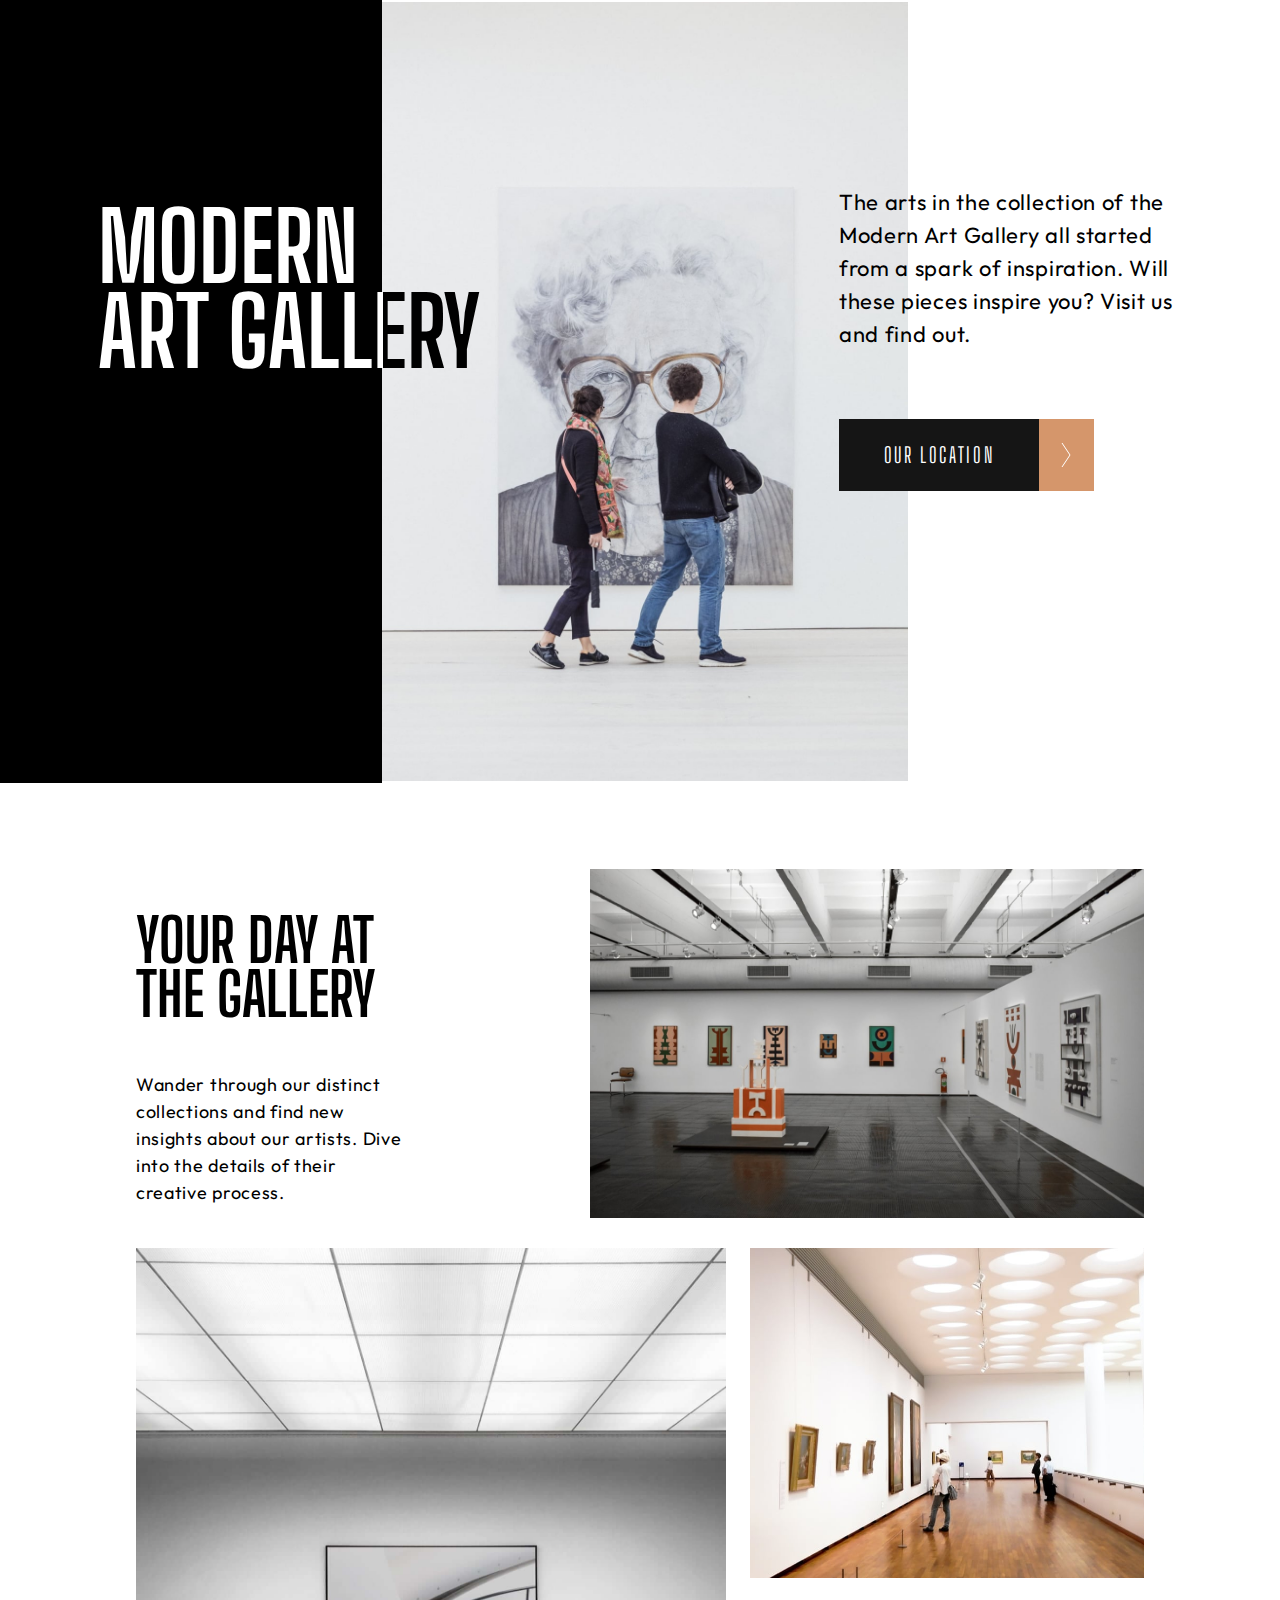
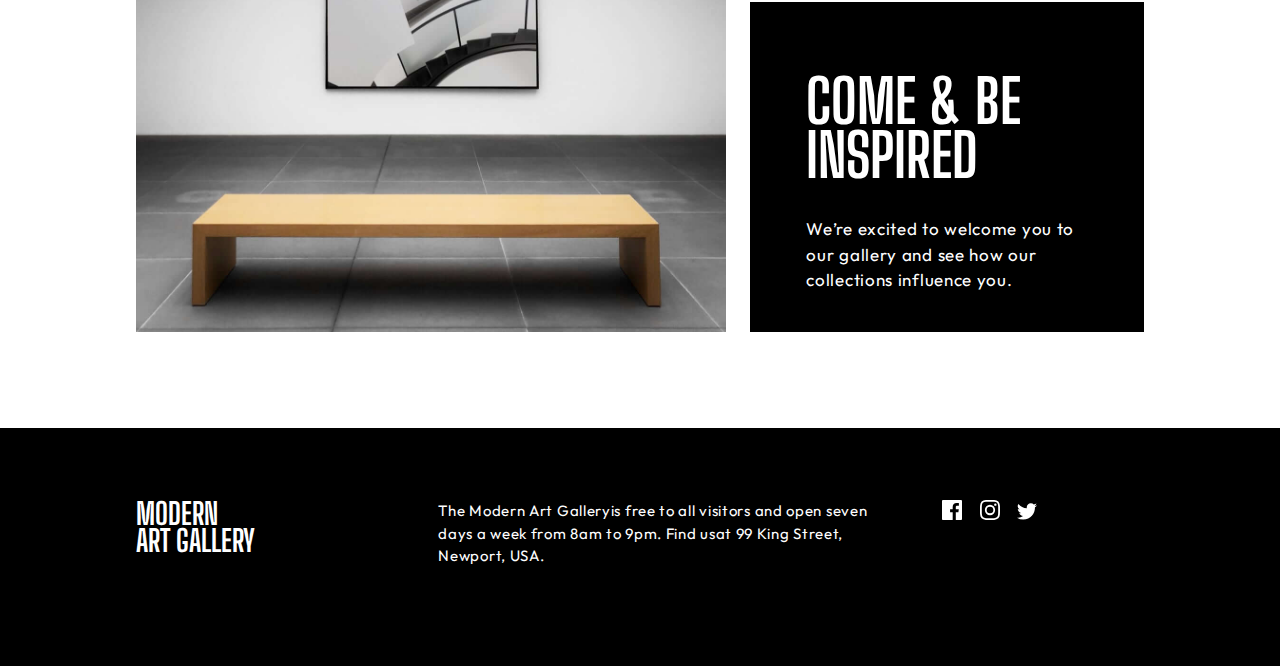
<file: index.html>
<!DOCTYPE html>
<html lang="en">
  <head>
    <meta charset="UTF-8" />
    <meta name="viewport" content="width=device-width, initial-scale=1.0" />

    <link
      rel="icon"
      type="image/png"
      sizes="32x32"
      href="./assets/favicon-32x32.png"
    />

    <title>Frontend Mentor | Art gallery website</title>

    <link rel="stylesheet" type="text/css" href="style.css" />
  </head>
  <body>
    <main>
      <div class="title-page">
        <div class="black-block"></div>
        <div class="first-container">
          <img class="first-photo" src="./assets/mobile/image-hero@2x.jpg" />
          <img class="first-photo-desktop" src="./assets/desktop/grandma.jpg" />
        </div>
        <div class="title-info">
            <h1>
              Modern <br />
              Art Gallery
            </h1>
            <div class="important-info">
              <p class="info">
                The arts in the collection of the Modern Art Gallery all started
                from a spark of inspiration. Will these pieces inspire you? Visit
                us and find out.
              </p>
              <a class="location-button" href="location.html">
                <div class="button-text">
                  <p class="button-p">OUR LOCATION</p>
                </div>
                <div class="button-arrows">
                  <svg
                    class="arrow"
                    width="10"
                    height="24"
                    xmlns="http://www.w3.org/2000/svg"
                  >
                    <path stroke="#FFF" fill="none" d="m1 0 8 12-8 12" />
                  </svg>
                </div>
              </a>
            </div>
          </div>
        </div>
      </div>
      <div class="first-part">
        <div class="first-grid">
          <div class="second-photo">
            <img class="scnd-first" src="./assets/mobile/image-grid-1@2x.jpg" />
            <img
              class="scnd-second"
              src="./assets/desktop/image-grid-1@2x.jpg"
            />
          </div>
          <div class="second-text">
            <h2>
              Your day
              at the gallery
            </h2>
            <p>
              Wander through our distinct collections and find new insights
              about our artists. Dive into the details of their creative
              process.
            </p>
          </div>
        </div>
        <div class="second-grid">
          <div class="third-photo">
            <img class="thrd-first" src="./assets/mobile/image-grid-2@2x.jpg" />
            <img
              class="thrd-second"
              src="./assets/desktop/image-grid-2@2x.jpg"
            />
          </div>
          <div class="part-of-scnd-grid">
            <div class="fourth-photo">
              <img
                class="frth-first"
                src="./assets/mobile/image-grid-3@2x.jpg"
              />
              <img
                class="frth-second"
                src="./assets/desktop/image-grid-3@2x.jpg"
              />
            </div>
            <div class="black-container">
              <h3>
                Come & be <br />
                inspired
              </h3>
              <p>
                We’re excited to welcome you to our gallery and see how our
                collections influence you.
              </p>
            </div>
          </div>
        </div>
      </div>
    </main>
    <footer>
      <h4>Modern <br />Art Gallery</h4>
      <p class="text-footer">
        The Modern Art Galleryis free to all visitors and open seven days a week
        from 8am to 9pm. Find usat 99 King Street, Newport, USA.
      </p>
      <div class="icons">
        <a href="#">
          <svg width="20" height="20" xmlns="http://www.w3.org/2000/svg">
            <path
              d="M18.896 0H1.104C.494 0 0 .494 0 1.104v17.793C0 19.506.494 20 1.104 20h9.58v-7.745H8.076V9.237h2.606V7.01c0-2.583 1.578-3.99 3.883-3.99 1.104 0 2.052.082 2.329.119v2.7h-1.598c-1.254 0-1.496.597-1.496 1.47v1.928h2.989l-.39 3.018h-2.6V20h5.098c.608 0 1.102-.494 1.102-1.104V1.104C20 .494 19.506 0 18.896 0Z"
              fill="#FFF"
            />
          </svg>
        </a>
        <a href="#">
          <svg width="20" height="20" xmlns="http://www.w3.org/2000/svg">
            <path
              d="M10 1.802c2.67 0 2.987.01 4.042.059 2.71.123 3.975 1.409 4.099 4.099.048 1.054.057 1.37.057 4.04 0 2.672-.01 2.988-.057 4.042-.124 2.687-1.387 3.975-4.1 4.099-1.054.048-1.37.058-4.041.058-2.67 0-2.987-.01-4.04-.058-2.718-.124-3.977-1.416-4.1-4.1-.048-1.054-.058-1.37-.058-4.041 0-2.67.01-2.986.058-4.04.124-2.69 1.387-3.977 4.1-4.1 1.054-.048 1.37-.058 4.04-.058ZM10 0C7.284 0 6.944.012 5.877.06 2.246.227.227 2.242.061 5.877.01 6.944 0 7.284 0 10s.012 3.057.06 4.123c.167 3.632 2.182 5.65 5.817 5.817 1.067.048 1.407.06 4.123.06s3.057-.012 4.123-.06c3.629-.167 5.652-2.182 5.816-5.817.05-1.066.061-1.407.061-4.123s-.012-3.056-.06-4.122C19.777 2.249 17.76.228 14.124.06 13.057.01 12.716 0 10 0Zm0 4.865a5.135 5.135 0 1 0 0 10.27 5.135 5.135 0 0 0 0-10.27Zm0 8.468a3.333 3.333 0 1 1 0-6.666 3.333 3.333 0 0 1 0 6.666Zm5.338-9.87a1.2 1.2 0 1 0 0 2.4 1.2 1.2 0 0 0 0-2.4Z"
              fill="#FFF"
            />
          </svg>
        </a>
        <a href="#">
          <svg width="20" height="17" xmlns="http://www.w3.org/2000/svg">
            <path
              d="M20 2.172a8.192 8.192 0 0 1-2.357.646 4.11 4.11 0 0 0 1.805-2.27 8.22 8.22 0 0 1-2.606.996A4.096 4.096 0 0 0 13.847.248c-2.65 0-4.596 2.472-3.998 5.037A11.648 11.648 0 0 1 1.392 1a4.109 4.109 0 0 0 1.27 5.478 4.086 4.086 0 0 1-1.858-.513c-.045 1.9 1.318 3.679 3.291 4.075a4.113 4.113 0 0 1-1.853.07 4.106 4.106 0 0 0 3.833 2.849A8.25 8.25 0 0 1 0 14.658a11.616 11.616 0 0 0 6.29 1.843c7.618 0 11.923-6.434 11.663-12.205A8.354 8.354 0 0 0 20 2.172Z"
              fill="#FFF"
            />
          </svg>
        </a>
      </div>
    </footer>
  </body>
</html>
</file>
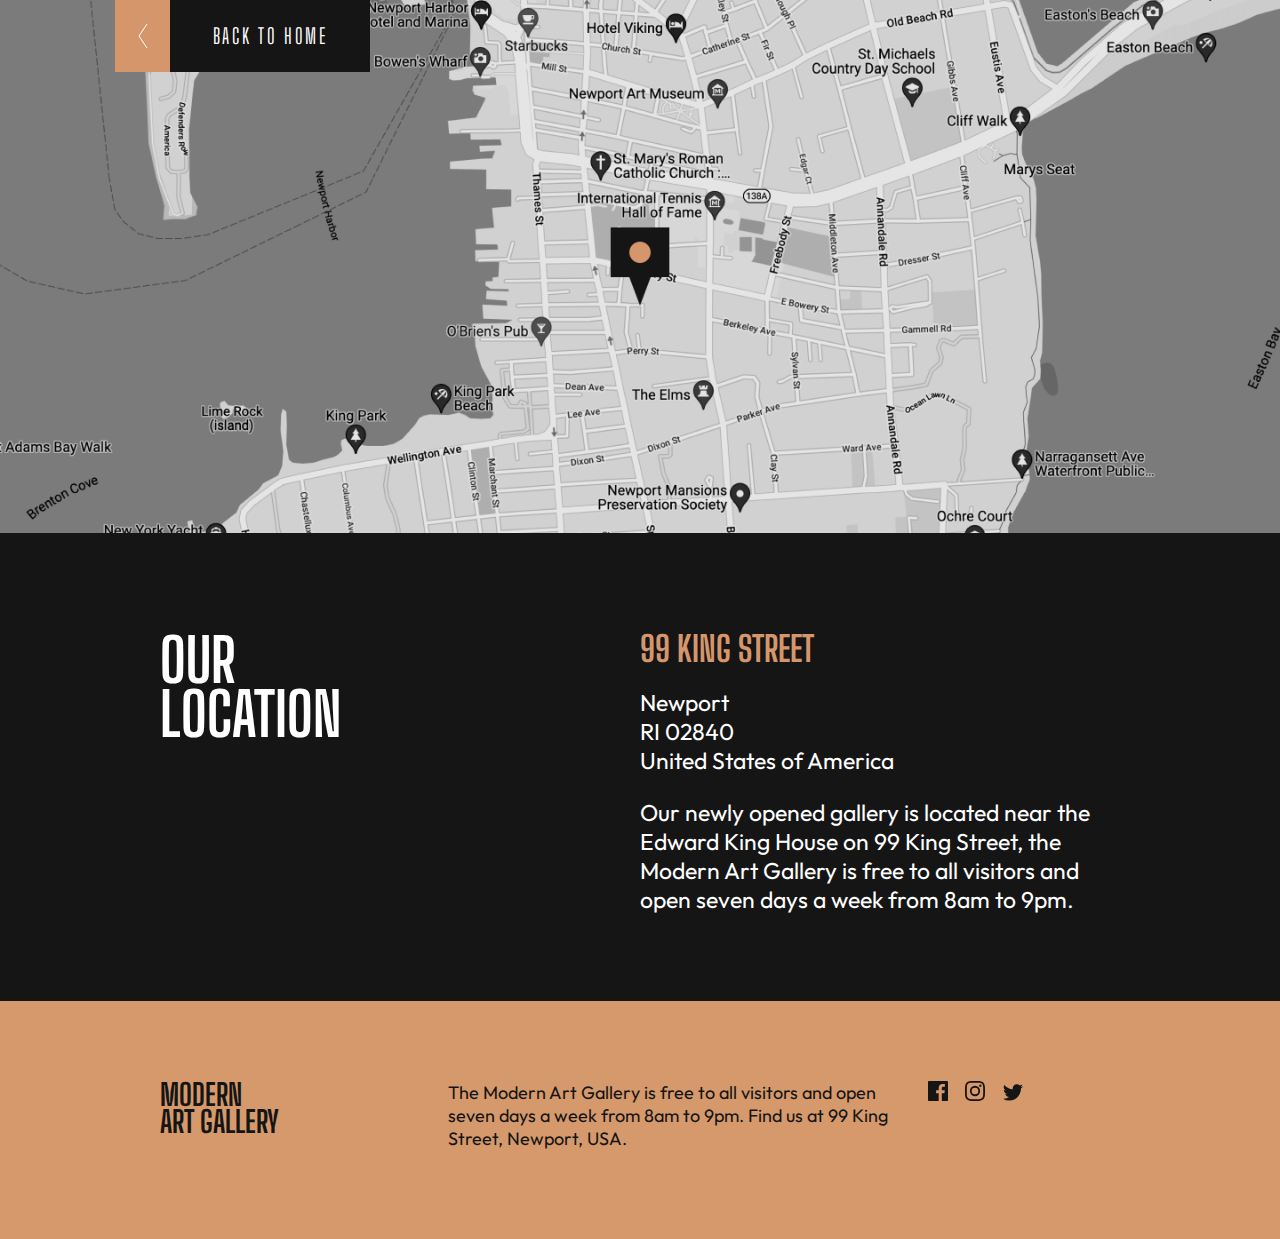
<file: location.html>
<!DOCTYPE html>
<html lang="en">
<head>
  <meta charset="UTF-8">
  <meta name="viewport" content="width=device-width, initial-scale=1.0">

  <link rel="icon" type="image/png" sizes="32x32" href="./assets/favicon-32x32.png">
  
  <title>Frontend Mentor | Art gallery website</title>
  <link rel="stylesheet" type="text/css" href="location.css" />
</head>
<body>
  <header>
    <div class="btn">
      <a class="location-button" href="index.html">
        <div class="button-arrows">
          <svg class="arrow" width="10" height="24" xmlns="http://www.w3.org/2000/svg"><path stroke="#FFF" fill="none" d="M9 24 1 12 9 0"/></svg>
        </div>
        <div class="button-text">
          <p class="button-p">Back to Home</p>
        </div>
      </a>
    </div>
  </header>
  <main>
    <div class="photos">
      <img class="desktop" src="./assets/desktop/image-map@2x.png">
      <img class="mobile" src="./assets/mobile/image-map@2x.png">
    </div>
    <div class="address">
      <h1>Our<br/> location</h1>
      <div>
        <h2>99 King Street</h2>
        <p>  Newport<br/>
          RI 02840<br/> 
          United States of America</br>
        </p>
        <div class="p-part">
        <p>  Our newly opened gallery is located near the Edward King House on 99 King 
  Street, the Modern Art Gallery is free to all visitors and open seven days 
  a week from 8am to 9pm.</p>
        </div>
      </div>
    </div>
  </main>
  <footer>
    <h4>Modern <br />Art Gallery</h4>
    <p class="text-footer">
        The Modern Art Gallery is free to all visitors and open seven days a week
        from 8am to 9pm. Find us at 99 King Street, Newport, USA.
    </p>
    <div class="icons">
      <a href="#">
        <svg width="20" height="20" xmlns="http://www.w3.org/2000/svg">
            <path
              d="M18.896 0H1.104C.494 0 0 .494 0 1.104v17.793C0 19.506.494 20 1.104 20h9.58v-7.745H8.076V9.237h2.606V7.01c0-2.583 1.578-3.99 3.883-3.99 1.104 0 2.052.082 2.329.119v2.7h-1.598c-1.254 0-1.496.597-1.496 1.47v1.928h2.989l-.39 3.018h-2.6V20h5.098c.608 0 1.102-.494 1.102-1.104V1.104C20 .494 19.506 0 18.896 0Z"
              fill="#FFF"
            />
        </svg>
      </a>
      <a href="#">
        <svg width="20" height="20" xmlns="http://www.w3.org/2000/svg">
            <path
              d="M10 1.802c2.67 0 2.987.01 4.042.059 2.71.123 3.975 1.409 4.099 4.099.048 1.054.057 1.37.057 4.04 0 2.672-.01 2.988-.057 4.042-.124 2.687-1.387 3.975-4.1 4.099-1.054.048-1.37.058-4.041.058-2.67 0-2.987-.01-4.04-.058-2.718-.124-3.977-1.416-4.1-4.1-.048-1.054-.058-1.37-.058-4.041 0-2.67.01-2.986.058-4.04.124-2.69 1.387-3.977 4.1-4.1 1.054-.048 1.37-.058 4.04-.058ZM10 0C7.284 0 6.944.012 5.877.06 2.246.227.227 2.242.061 5.877.01 6.944 0 7.284 0 10s.012 3.057.06 4.123c.167 3.632 2.182 5.65 5.817 5.817 1.067.048 1.407.06 4.123.06s3.057-.012 4.123-.06c3.629-.167 5.652-2.182 5.816-5.817.05-1.066.061-1.407.061-4.123s-.012-3.056-.06-4.122C19.777 2.249 17.76.228 14.124.06 13.057.01 12.716 0 10 0Zm0 4.865a5.135 5.135 0 1 0 0 10.27 5.135 5.135 0 0 0 0-10.27Zm0 8.468a3.333 3.333 0 1 1 0-6.666 3.333 3.333 0 0 1 0 6.666Zm5.338-9.87a1.2 1.2 0 1 0 0 2.4 1.2 1.2 0 0 0 0-2.4Z"
              fill="#FFF"
            />
        </svg>
      </a>
      <a href="#">
        <svg width="20" height="17" xmlns="http://www.w3.org/2000/svg">
            <path
              d="M20 2.172a8.192 8.192 0 0 1-2.357.646 4.11 4.11 0 0 0 1.805-2.27 8.22 8.22 0 0 1-2.606.996A4.096 4.096 0 0 0 13.847.248c-2.65 0-4.596 2.472-3.998 5.037A11.648 11.648 0 0 1 1.392 1a4.109 4.109 0 0 0 1.27 5.478 4.086 4.086 0 0 1-1.858-.513c-.045 1.9 1.318 3.679 3.291 4.075a4.113 4.113 0 0 1-1.853.07 4.106 4.106 0 0 0 3.833 2.849A8.25 8.25 0 0 1 0 14.658a11.616 11.616 0 0 0 6.29 1.843c7.618 0 11.923-6.434 11.663-12.205A8.354 8.354 0 0 0 20 2.172Z"
              fill="#FFF"
            />
        </svg>
      </a>
    </div>
  </footer>
</body>
</html>
</file>
<file: style.css>
@import url("https://fonts.googleapis.com/css2?family=Big+Shoulders+Display:wght@900&family=Outfit:wght@300&display=swap");

html,
body {
  margin: 0;
}
html {
  overflow-x: hidden;
}
body {
  min-width: 325px;
  box-sizing: border-box;
  font-family: "Outfit", "Arial", sans-serif;
}
img {
  object-fit: contain;
  height: 100%;
  width: 100%;
}
.first-photo {
  height: 100%;
  width: 100%;
  object-fit: cover;
}

/*text overall*/
h1,
h2,
h3,
h4,
a {
  font-family: "Big Shoulders Display", "Lucida Calligraphy", cursive;
  text-transform: uppercase;
  line-height: 0.9em;
}
p {
  letter-spacing: 0.7px;
  line-height: 1.5em;
}

/* button */
.location-button {
  display: grid;
  grid-template-columns: 200px 55px;
  margin-top: 1.8em;
  margin-bottom: 6.5em;
}
.button-text {
  margin: 0;
  float: left;
  background-color: #151515;
  padding: 0.4em 0;
  margin-top: 0;
}
.button-p {
  line-height: 1.09rem;
  font-size: 21px;
  letter-spacing: 0.165rem;
  text-decoration: none;
  text-align: center;
}
.button-arrows {
  background-color: #d5966b;
  display: grid;
  place-items: center;
}

/*a href*/
a:link {
  color: white;
}
a:visited {
  color: white;
}

/*footer*/
footer {
  display: grid;
  grid-template-columns: 30% 50% 20%;
  margin-top: 6em;
  background-color: black;
  color: white;
  padding: 4.5em 8.5em;
}
h4 {
  font-size: 30px;
  margin-top: 0;
}
.text-footer {
  font-size: 15px;
  margin-top: 0;
  padding-right: 3em;
}
.icons {
  margin-top: 0;
}
.icons a {
  margin-right: 0.9em;
  text-decoration: none;
}

/*photos changing*/
.first-photo {
  display: none;
}
.first-photo-desktop {
  display: inline-block;
}
.scnd-first {
  display: none;
}
.scnd-second {
  display: inline-block;
}
.thrd-first {
  display: none;
}
.thrd-second {
  display: inline-block;
  object-fit: cover;
}
.frth-first {
  display: none;
}
.frth-second {
  display: inline-block;
  object-fit: cover;
}

/*desktop overall*/
.title-page {
  display: grid;
  grid-template-columns: 432px 576px 1fr;
}
.title-info {
  position: relative;
}
h1 {
  position: absolute;
  left: /*-800px*/ -860px;
  top: /*150px*/ 140px;
  background-image: linear-gradient(90deg, white 3em, black 3em);
  font-size: 95px;
  /* black n white effect from mdn */
  color: transparent;
  -webkit-background-clip: text;
  background-clip: text;
}
.important-info {
  position: absolute;
  left: -18%;
  top: 21%;
  padding-right: 30%;
}
.info {
  font-size: 22px;
}
.location-button {
  margin-top: 20%;
}
.black-block {
  display: inline-block;
  width: 432px;
  height: 100%;
  background-color: black;
}
.first-part {
  margin: 0 8.5em;
}
.first-grid {
  display: grid;
  grid-template-columns: 45% 55%;
  margin-top: 5em;
}
.first-grid div:nth-of-type(1) {
  order: 2;
}
.first-grid div:nth-of-type(2) {
  order: 1;
}
.second-text {
  padding-right: 40%;
}
h2 {
  font-size: 60px;
}
.second-text p {
  font-size: 18px;
}
.second-grid {
  display: grid;
  grid-template-columns: 3fr 2fr;
  column-gap: 1.5em;
  margin-bottom: 1em;
}
.third-photo,
.fourth-photo {
  margin-top: 1.5em;
}
.black-container {
  background-color: black;
  color: white;
  margin-top: 1.5em;
  padding: 4.5em 3.5em;
}
h3 {
  font-size: 60px;
  margin: 0;
}
.black-container p {
  margin-top: 2em;
  font-size: 18px;
}
.part-of-scnd-grid {
  display: grid;
  grid-template-rows: 50% 50%;
}

@media screen and (max-width: 1299px) {
  .black-block {
    display: inline-block;
    background-color: black;
    height: 100%;
    width: 382px;
  }
  .title-page {
    grid-template-columns: 382px 526px 30%;
  }
  h1 {
    left: -810px;
  }
  .black-container p {
    font-size: 17px;
  }
}

@media screen and (max-width: 1195px) {
  .black-block {
    display: inline-block;
    background-color: black;
    height: 100%;
    width: 332px;
  }
  .title-page {
    grid-template-columns: 332px 476px 30%;
  }
  h1 {
    left: -760px;
  }
  h2,
  h3 {
    font-size: 45px;
  }
  .second-text p {
    font-size: 14px;
  }
  .black-container p {
    margin-top: 1em;
    font-size: 15px;
  }
}

@media screen and (max-width: 1034px) {
  .black-block {
    display: inline-block;
    background-color: black;
    height: 100%;
    width: 282px;
  }
  .title-page {
    grid-template-columns: 282px 426px 30%;
  }
  .important-info {
    position: absolute;
    left: -34%;
    top: 21%;
    padding-right: 30%;
  }
  .info {
    font-size: 14px;
    padding-right: 1em;
  }
  h1 {
    font-size: 75px;
    left: -650px;
    top: 100px;
  }
  h2,
  h3 {
    font-size: 35px;
  }
  .black-container {
    padding: 1em;
  }
  .black-container p {
    font-size: 13px;
  }
}

@media screen and (max-width: 900px) {
  .black-block {
    display: none;
  }
  h1 {
    font-size: 60px;
    position: relative;
    top: 0;
    left: 0;
    background-image: none;
    background-clip: none;
    color: black;
  }
  .important-info {
    position: relative;
    left: 0;
    top: 0;
  }
  .title-info {
    position: absolute;
    top: 140px;
    left: 460px;
  }
  .title-page {
    grid-template-columns: 500px 1fr;
  }
  .first-part {
    margin: 0 4em;
  }

  /* photos changing */
  .first-photo {
    display: none;
  }
  .first-photo-desktop {
    display: inline-block;
  }
  .scnd-first {
    display: inline-block;
  }
  .scnd-second {
    display: none;
  }
  .thrd-first {
    display: inline-block;
  }
  .thrd-second {
    display: none;
  }
  .frth-first {
    display: none;
  }
  .frth-second {
    display: inline-block;
  }
}

@media screen and (max-width: 727px) {
  .black-block {
    display: none;
  }
  h1 {
    font-size: 60px;
    position: relative;
    top: 0;
    left: 0;
    background-image: none;
    background-clip: none;
    color: black;
  }
  .important-info {
    position: relative;
    left: 0;
    top: 0;
  }
  .title-info {
    position: absolute;
    top: 140px;
    left: 410px;
  }
  .title-page {
    grid-template-columns: 450px 1fr;
  }
  .first-part {
    margin: 0 4em;
  }

  /* photos changing */
  .first-photo {
    display: none;
  }
  .first-photo-desktop {
    display: inline-block;
  }
  .scnd-first {
    display: inline-block;
  }
  .scnd-second {
    display: none;
  }
  .thrd-first {
    display: inline-block;
  }
  .thrd-second {
    display: none;
  }
  .frth-first {
    display: none;
  }
  .frth-second {
    display: inline-block;
  }
}

@media screen and (max-width: 699px) {
  /* photos changing */
  .first-photo {
    display: none;
  }
  .first-photo-desktop {
    display: inline-block;
  }
  .scnd-first {
    display: inline-block;
  }
  .scnd-second {
    display: none;
  }
  .thrd-first {
    display: inline-block;
  }
  .thrd-second {
    display: none;
  }
  .frth-first {
    display: none;
  }
  .frth-second {
    display: inline-block;
  }
  h1 {
    font-size: 40px;
    position: relative;
    top: 0;
    left: 0;
    background-image: none;
    background-clip: none;
    color: black;
  }
  .important-info {
    position: relative;
    left: 0;
    top: 0;
  }
  .title-info {
    position: absolute;
    top: 90px;
    left: 320px;
  }
  .title-page {
    grid-template-columns: 400px 1fr;
  }
  .first-part {
    margin: 0 1.5em;
  }
  footer {
    padding: 1.5em;
  }
}

@media screen and (max-width: 580px) {
  .title-info {
    display: block;
  }
  .title-page {
    display: block;
    position: relative;
    height: 100%;
    width: 100%;
  }
  main {
    display: block;
  }
  h1 {
    height: 100%;
    width: 100%;
    padding: 0;
    margin: 0;
    display: inline-block;
    position: relative;
    top: 0;
    left: 0;
    background-image: none;
    background-clip: none;
    color: black;
  }
  .important-info {
    padding: 0;
    display: inline-block;
    position: relative;
    top: 0;
    left: 0;
  }
  .first-part {
    display: block;
  }
  .first-grid {
    display: block;
  }
  .second-grid {
    display: block;
  }
  .part-of-scnd-grid {
    display: block;
  }
  .black-block {
    display: none;
  }
  .scnd-second {
    display: none;
  }
  .first-photo-desktop {
    display: none;
  }
  .title-info {
    margin: 0 0.9375em;
  }
  .first-part {
    margin: 0 0.9375em;
  }
  .third-photo {
    margin-top: 1.5em;
  }
  .thrd-second {
    display: none;
  }
  .second-photo,
  .fourth-photo,
  .black-container {
    margin-top: 0.9375em;
  }
  h1 {
    font-size: 60px;
    margin: 0.5em 0 0.5em;
  }
  h2 {
    margin: 0.45em 0;
  }
  h3 {
    margin: 0;
  }
  h2,
  h3 {
    font-size: 52px;
  }
  p {
    font-size: 17px;
  }
  .black-container {
    padding: 2.5em 1.5em;
  }

  /*footer*/
  footer {
    display: block;
    margin-top: 6em;
    background-color: black;
    color: white;
    padding: 1.5em;
  }
  h4 {
    font-size: 24px;
  }
  .text-footer {
    font-size: 15px;
  }
  .icons {
    margin-top: 2em;
  }
  .icons a {
    margin-right: 0.9em;
    text-decoration: none;
  }
  /* photos changing */
  .first-photo {
    display: inline-block;
  }
  .first-photo-desktop {
    display: none;
  }
  .scnd-first {
    display: inline-block;
  }
  .scnd-second {
    display: none;
  }
  .thrd-first {
    display: inline-block;
  }
  .thrd-second {
    display: none;
  }
  .frth-first {
    display: inline-block;
  }
  .frth-second {
    display: none;
  }
}

@media screen and (max-width: 400px) {
  .title-info {
    display: block;
  }
  .first-part {
    display: block;
  }
  .first-grid {
    display: block;
  }
  .second-grid {
    display: block;
  }
  .part-of-scnd-grid {
    display: block;
  }
  h1 {
    position: relative;
    top: 0;
    left: 0;
    background-image: none;
    background-clip: none;
    color: black;
  }
  .black-block {
    display: none;
  }
  .scnd-second {
    display: none;
  }
  .first-photo-desktop {
    display: none;
  }
  .title-info {
    margin: 0 0.9375em;
  }
  .first-part {
    margin: 0 0.9375em;
  }
  .third-photo {
    margin-top: 1.5em;
  }
  .thrd-second {
    display: none;
  }
  .second-photo,
  .fourth-photo,
  .black-container {
    margin-top: 0.9375em;
  }
  h1 {
    font-size: 60px;
    margin: 0.5em 0 0.5em;
  }
  h2 {
    margin: 0.45em 0;
  }
  h3 {
    margin: 0;
  }
  h2,
  h3 {
    font-size: 52px;
  }
  p {
    font-size: 17px;
  }
  .black-container {
    padding: 2.5em 1.5em;
  }

  /*footer*/
  footer {
    display: block;
    margin-top: 6em;
    background-color: black;
    color: white;
    padding: 1.5em;
  }
  h4 {
    font-size: 24px;
  }
  .text-footer {
    font-size: 15px;
  }
  .icons {
    margin-top: 2em;
  }
  .icons a {
    margin-right: 0.9em;
    text-decoration: none;
  }
  /* photos changing */
  .first-photo {
    display: inline-block;
  }
  .first-photo-desktop {
    display: none;
  }
  .scnd-first {
    display: inline-block;
  }
  .scnd-second {
    display: none;
  }
  .thrd-first {
    display: inline-block;
  }
  .thrd-second {
    display: none;
  }
  .frth-first {
    display: inline-block;
  }
  .frth-second {
    display: none;
  }
}
</file>
<file: location.css>
@import url("https://fonts.googleapis.com/css2?family=Big+Shoulders+Display:wght@900&family=Outfit:wght@300&display=swap");

html,
body {
  margin: 0;
}
body {
  min-width: 325px;
  box-sizing: border-box;
  font-family: "Outfit", "Arial", sans-serif;
}
h1,
h2,
h3,
h4,
a {
  text-transform: uppercase;
  line-height: 0.9em;
  font-family: "Big Shoulders Display", "Lucida Calligraphy", cursive;
}
header {
  line-height: 0;
  position: relative;
}
.btn {
  width: 255px;
  height: 100%;
  position: absolute;
  top: 0;
  left: 9%;
  z-index: 2;
}

img {
  object-fit: cover;
  height: 100%;
  width: 100%;
}
.mobile {
  display: none;
}
.photos {
  background-color: #151515;
  position: relative;
}
.address {
  padding-bottom: 6em;
  background-color: #151515;
  color: white;
  display: grid;
  grid-template-columns: 50% 50%;
  padding: 6em 10em 4em;
}
h1 {
  font-size: 73px;
  margin: 0;
}
h2 {
  color: #d5966b;
  font-size: 35px;
  margin: 0;
}
.address p {
  font-size: 23px;
}

/* button */
.location-button {
  display: grid;
  grid-template-columns: 55px 200px;
}
.button-text {
  margin: 0;
  float: left;
  background-color: #151515;
  padding: 0.4em 0;
  margin-top: 0;
}
.button-p {
  line-height: 1.09rem;
  font-size: 21px;
  letter-spacing: 0.165rem;
  text-decoration: none;
  text-align: center;
}
.button-arrows {
  background-color: #d5966b;
  display: grid;
  place-items: center;
  transition: 0.1s ease-in;
}

/* a href */
a:link {
  color: white;
}
a:visited {
  color: white;
}

/*footer*/
footer {
  display: grid;
  grid-template-columns: 30% 50% 20%;
  background-color: #d5996b;
  color: #151515;
  padding: 5em 10em 4em;
}
h4 {
  font-size: 36px;
  margin-top: 0;
}
.text-footer {
  font-size: 18px;
  margin-top: 0;
  margin-right: 2em;
}
h1 {
  font-size: 60px;
}
h4 {
  font-size: 30px;
}
.icons a {
  margin-right: 0.9em;
  text-decoration: none;
}
.icons svg,
.icons path {
  fill: #151515;
}

/*hover*/

.location-button:hover {
  background-color: #151515;
}
a:hover {
  color: #d5966b;
}
svg:hover,
path:hover {
  fill: #d5966b;
  transition: 0.1s ease-in;
}

@media screen and (max-width: 849px) {
  h1 {
    font-size: 60px;
  }
  h4 {
    font-size: 30px;
  }
}
@media screen and (max-width: 749px) {
  h1 {
    font-size: 45px;
  }
  h4 {
    font-size: 20px;
  }
}
@media screen and (max-width: 649px) {
  .address {
    padding-left: 5em;
    padding-right: 5em;
  }
  h1 {
    font-size: 30px;
  }
  h4 {
    font-size: 20px;
  }
  footer {
    padding-left: 5em;
    padding-right: 5em;
  }
}
@media screen and (max-width: 400px) {
  .mobile {
    display: inline-block;
  }
  .desktop {
    display: none;
  }
  .address {
    display: block;
    padding: 0;
  }
  footer {
    display: block;
    padding: 0;
  }
}
</file>
